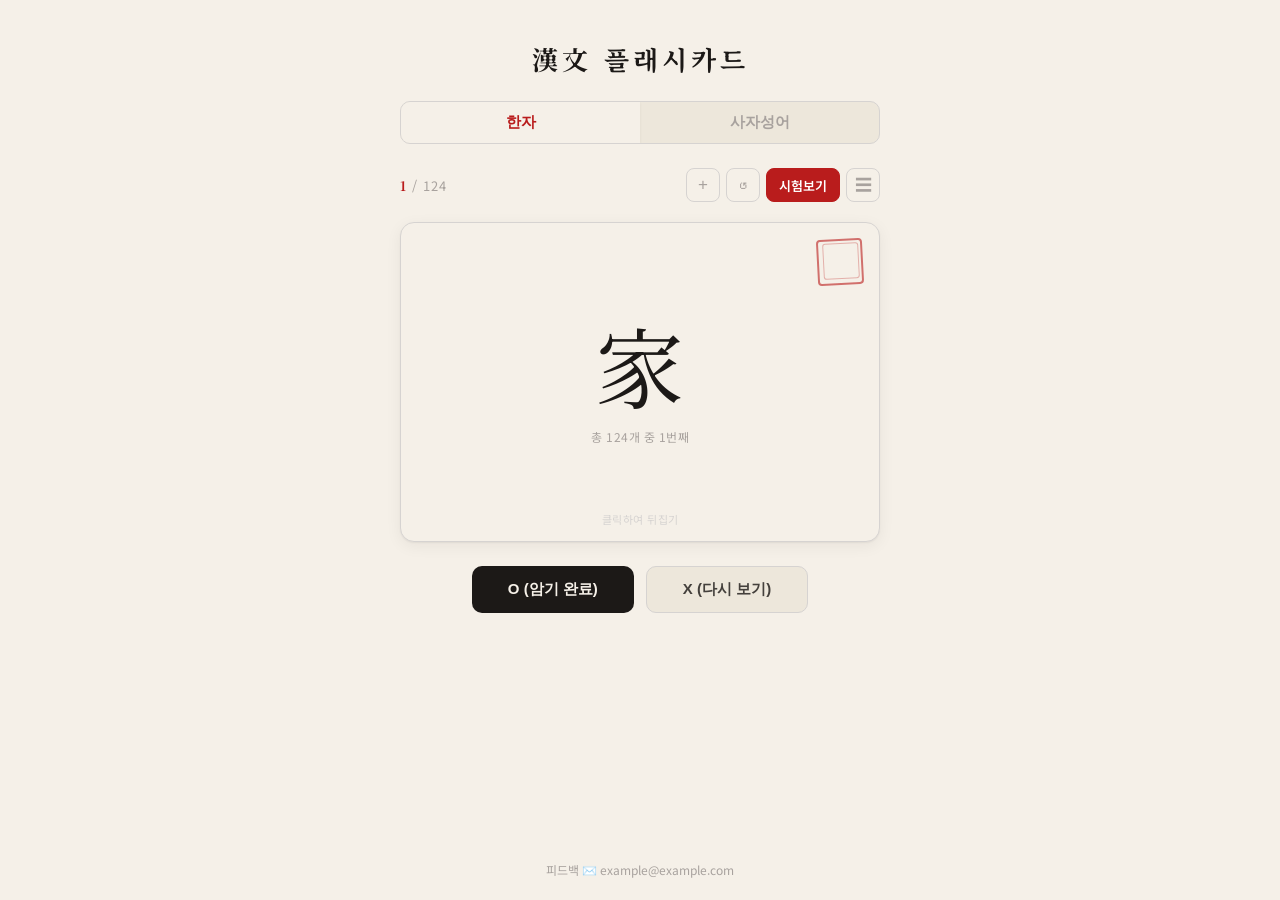
<file: index.html>
<!DOCTYPE html>
<html lang="ko">
<head>
  <meta charset="UTF-8">
  <meta name="viewport" content="width=device-width, initial-scale=1.0">
  <title>한문 플래시카드</title>
  <link rel="stylesheet" href="style.css">
  <link href="https://fonts.googleapis.com/css2?family=Noto+Sans+KR:wght@400;600;700&family=Noto+Serif+KR:wght@400;700&display=swap" rel="stylesheet">
</head>
<body>

  <header>
    <h1>漢文 플래시카드</h1>
    <div class="tabs">
      <button class="tab-btn active" data-mode="hanja">한자</button>
      <button class="tab-btn" data-mode="saja">사자성어</button>
    </div>
  </header>

  <main>
    <div class="status-bar">
      <div class="card-count" id="cardCount"></div>
      <div class="btn-group">
        <button class="icon-btn" id="addBtn" title="카드 추가">+</button>
        <button class="icon-btn danger" id="resetBtn" title="초기화">↺</button>
        <a class="exam-btn" id="examBtn" href="quiz.html" title="시험보기">시험보기</a>
        <div class="menu-wrapper" id="menuWrapper">
          <button class="icon-btn" id="menuBtn" title="설정">☰</button>
          <div class="dropdown-menu" id="dropdownMenu">
            <div class="dropdown-header">설정</div>
            <button class="dropdown-item" id="shuffleToggle">
              <span class="dropdown-label">카드 순서</span>
              <span class="dropdown-value" id="shuffleLabel">순서대로</span>
            </button>
          </div>
        </div>
      </div>
    </div>

    <div class="card-area" id="cardArea">
      <div class="card-container" id="cardContainer">
        <div class="card-face card-front" id="cardFront">
          <div class="card-badge" id="cardBadge" style="display:none;">다시 본 카드</div>
          <div class="card-main-text" id="mainText"></div>
          <div class="card-sub" id="subText"></div>
          <div class="flip-hint">클릭하여 뒤집기</div>
        </div>
        <div class="card-face card-back" id="cardBack">
          <div class="card-reading" id="readingText"></div>
          <div class="card-meaning" id="meaningText"></div>
        </div>
      </div>
    </div>

    <div class="empty-state" id="emptyState" style="display:none;">
      <div class="empty-icon">📖</div>
      <p>카드가 없습니다</p>
      <div class="sub">+ 버튼으로 새 카드를 추가하세요</div>
    </div>

    <div class="quiz-controls" id="quizControls">
      <button class="quiz-btn o-btn" id="oBtn">O (암기 완료)</button>
      <button class="quiz-btn x-btn" id="xBtn">X (다시 보기)</button>
    </div>

  </main>

  <footer class="app-footer">
    <a class="foot-link" href="mailto:example@example.com">피드백 ✉️ example@example.com</a>
  </footer>

  <div class="modal-overlay" id="modalOverlay">
    <div class="modal">
      <h2 id="modalTitle">카드 추가</h2>
      <div id="modalFields"></div>
      <div class="modal-buttons">
        <button class="modal-btn cancel" id="modalCancel">취소</button>
        <button class="modal-btn confirm" id="modalConfirm">추가</button>
      </div>
    </div>
  </div>

  <div class="toast" id="toast"></div>

  <script src="data.js"></script>
  <script src="storage.js"></script>
  <script src="script.js"></script>
</body>
</html>
</file>
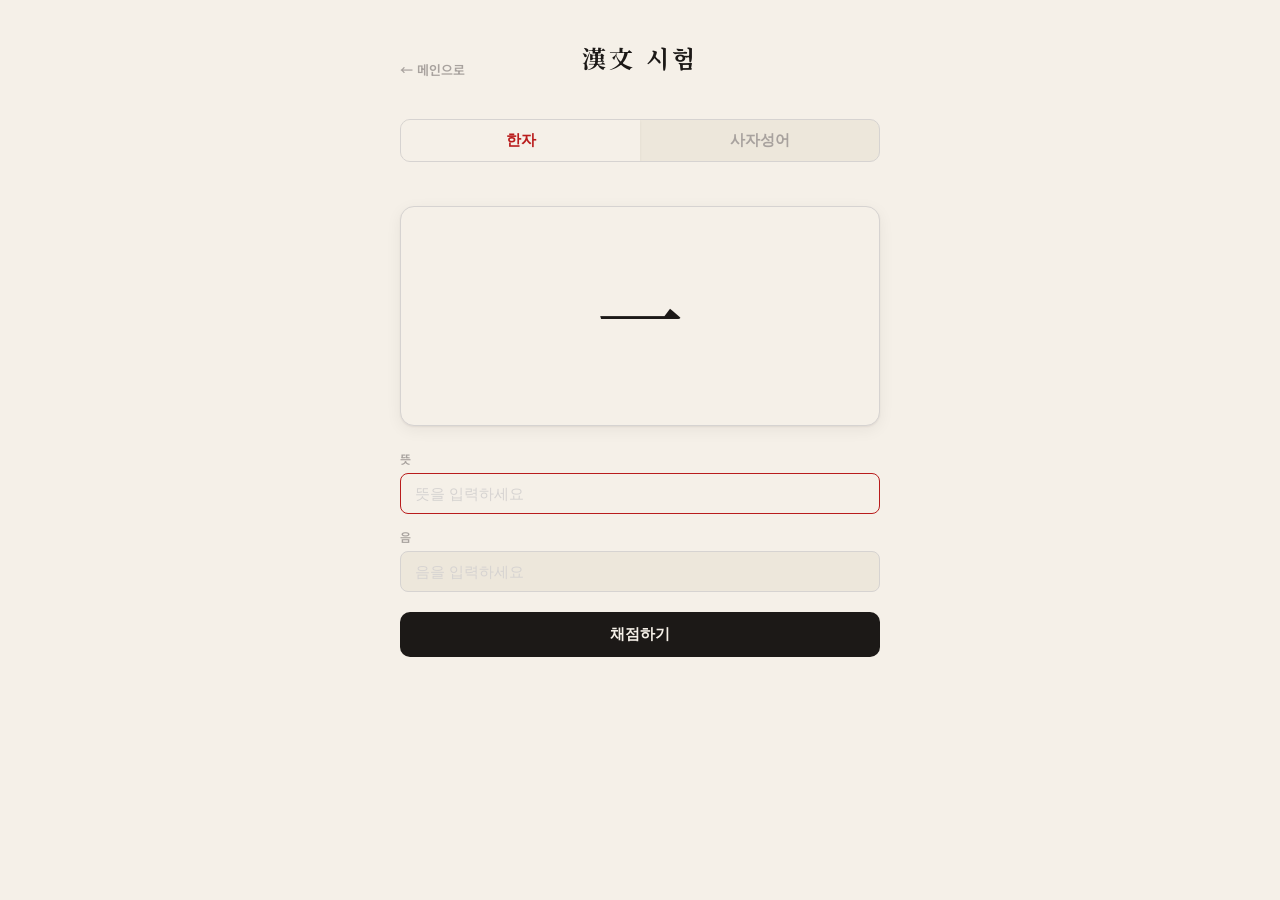
<file: quiz.html>
<!DOCTYPE html>
<html lang="ko">
<head>
  <meta charset="UTF-8">
  <meta name="viewport" content="width=device-width, initial-scale=1.0">
  <title>한문 시험 - 한문 플래시카드</title>
  <link rel="stylesheet" href="style.css">
  <link href="https://fonts.googleapis.com/css2?family=Noto+Sans+KR:wght@400;600;700&family=Noto+Serif+KR:wght@400;700&display=swap" rel="stylesheet">
</head>
<body> 

  <header>
    <div class="quiz-header-row">
      <a class="back-link" href="index.html" title="메인으로">← 메인으로</a>
      <h1 class="quiz-title">漢文 시험</h1>
    </div>
    <div class="tabs">
      <button class="tab-btn active" data-mode="hanja">한자</button>
      <button class="tab-btn" data-mode="saja">사자성어</button>
    </div>
  </header>

  <main>
    <div class="status-bar">
      <div class="card-count" id="scoreCount"></div>
    </div>

    <div class="quiz-area" id="quizArea">
      <div class="quiz-card" id="quizCard">
        <div class="quiz-question" id="quizQuestion"></div>
      </div>

      <form class="quiz-form" id="quizForm">
        <div class="form-group">
          <label>뜻</label>
          <input type="text" id="inputMeaningAnswer" placeholder="뜻을 입력하세요" autocomplete="off">
        </div>
        <div class="form-group">
          <label>음</label>
          <input type="text" id="inputReadingAnswer" placeholder="음을 입력하세요" autocomplete="off">
        </div>
        <button type="submit" class="quiz-submit-btn" id="submitBtn">채점하기</button>
      </form>

      <div class="quiz-result" id="quizResult" style="display:none;">
        <div class="result-badge" id="resultBadge"></div>
        <div class="result-answer" id="resultAnswer"></div>
        <button type="button" class="quiz-next-btn" id="nextBtn">다음 문제 →</button>
      </div>
    </div>

    <div class="empty-state" id="quizEmptyState" style="display:none;">
      <div class="empty-icon">📖</div>
      <p>등록된 단어가 없습니다</p>
      <div class="sub">메인 화면에서 단어를 추가해주세요</div>
    </div>
  </main>

  <div class="toast" id="toast"></div>

  <script src="data.js"></script>
  <script src="storage.js"></script>
  <script src="quiz.js"></script>
</body>
</html>
</file>
<file: style.css>
/* ========================================
   한문 플래시카드 — 수묵(水墨) 디자인 시스템
   ======================================== */

:root {
  --paper: #F5F0E8;
  --paper-deep: #EDE7DB;
  --ink: #1C1917;
  --ink-soft: #44403C;
  --ink-faint: #A8A29E;
  --cinnabar: #B91C1C;
  --cinnabar-light: #DC2626;
  --cinnabar-glow: rgba(185, 28, 28, 0.08);
  --mist: #D6D3D1;
  --mist-light: #E7E5E4;
  --shadow: rgba(28, 25, 23, 0.06);
  --shadow-md: rgba(28, 25, 23, 0.10);
}

* {
  margin: 0;
  padding: 0;
  box-sizing: border-box;
}

body {
  font-family: 'Noto Sans KR', 'Apple SD Gothic Neo', sans-serif;
  background: var(--paper);
  color: var(--ink);
  min-height: 100vh;
  display: flex;
  flex-direction: column;
  align-items: center;
  -webkit-font-smoothing: antialiased;
}

/* ── Header ── */

header {
  width: 100%;
  max-width: 520px;
  padding: 40px 20px 0;
  text-align: center;
}

header h1 {
  font-family: 'Noto Serif KR', serif;
  font-size: 26px;
  font-weight: 700;
  color: var(--ink);
  letter-spacing: 4px;
  margin-bottom: 24px;
}

.tabs {
  display: flex;
  border-radius: 10px;
  overflow: hidden;
  background: var(--paper-deep);
  border: 1px solid var(--mist);
}

.tab-btn {
  flex: 1;
  padding: 11px 0;
  background: transparent;
  color: var(--ink-faint);
  border: none;
  cursor: pointer;
  font-size: 15px;
  font-weight: 600;
  transition: all 0.25s ease;
  position: relative;
}

.tab-btn.active {
  color: var(--cinnabar);
  background: var(--paper);
  box-shadow: 0 1px 3px var(--shadow);
}

.tab-btn:hover:not(.active) {
  color: var(--ink-soft);
}

/* ── Main ── */

main {
  width: 100%;
  max-width: 520px;
  flex: 1;
  display: flex;
  flex-direction: column;
  align-items: center;
  padding: 24px 20px 40px;
}

/* ── Status Bar ── */

.status-bar {
  display: flex;
  justify-content: space-between;
  align-items: center;
  width: 100%;
  margin-bottom: 20px;
}

.card-count {
  font-size: 13px;
  color: var(--ink-faint);
  letter-spacing: 1px;
}

.card-count span {
  color: var(--cinnabar);
  font-weight: 700;
  font-family: 'Noto Serif KR', serif;
}

.btn-group {
  display: flex;
  gap: 6px;
}

.icon-btn {
  width: 34px;
  height: 34px;
  border-radius: 8px;
  border: 1px solid var(--mist);
  background: var(--paper);
  color: var(--ink-faint);
  font-size: 17px;
  cursor: pointer;
  display: flex;
  align-items: center;
  justify-content: center;
  transition: all 0.2s ease;
}

.icon-btn:hover {
  border-color: var(--cinnabar);
  color: var(--cinnabar);
  background: var(--cinnabar-glow);
}

.icon-btn.danger:hover {
  border-color: var(--cinnabar-light);
  color: var(--cinnabar-light);
  background: rgba(220, 38, 38, 0.06);
}

.exam-btn {
  display: flex;
  align-items: center;
  justify-content: center;
  height: 34px;
  padding: 0 12px;
  border-radius: 8px;
  border: 1px solid var(--cinnabar);
  background: var(--cinnabar);
  color: #fff;
  font-size: 13px;
  font-weight: 600;
  white-space: nowrap;
  text-decoration: none;
  cursor: pointer;
  transition: all 0.2s ease;
}

.exam-btn:hover {
  background: var(--cinnabar-light);
  border-color: var(--cinnabar-light);
  transform: translateY(-1px);
  box-shadow: 0 4px 12px var(--shadow-md);
}

/* ── Dropdown Menu ── */

.menu-wrapper {
  position: relative;
}

.dropdown-menu {
  position: absolute;
  top: calc(100% + 6px);
  right: 0;
  min-width: 200px;
  background: var(--paper);
  border: 1px solid var(--mist);
  border-radius: 10px;
  box-shadow: 0 4px 20px var(--shadow-md);
  z-index: 50;
  opacity: 0;
  visibility: hidden;
  transform: translateY(-6px);
  transition: all 0.2s ease;
  overflow: hidden;
}

.dropdown-menu.open {
  opacity: 1;
  visibility: visible;
  transform: translateY(0);
}

.dropdown-header {
  padding: 12px 16px 8px;
  font-size: 11px;
  font-weight: 600;
  color: var(--ink-faint);
  letter-spacing: 1px;
  text-transform: uppercase;
}

.dropdown-item {
  display: flex;
  justify-content: space-between;
  align-items: center;
  width: 100%;
  padding: 12px 16px;
  background: transparent;
  border: none;
  cursor: pointer;
  font-size: 14px;
  color: var(--ink-soft);
  transition: background 0.15s ease;
  font-family: 'Noto Sans KR', sans-serif;
  text-align: left;
}

.dropdown-item:hover {
  background: var(--paper-deep);
}

.dropdown-label {
  font-weight: 500;
}

.dropdown-value {
  font-size: 13px;
  color: var(--cinnabar);
  font-weight: 600;
}

/* ── Card ── */

.card-area {
  width: 100%;
  perspective: 1200px;
  margin-bottom: 24px;
  cursor: pointer;
}

.card-container {
  width: 100%;
  height: 320px;
  position: relative;
  transform-style: preserve-3d;
  transition: transform 0.5s cubic-bezier(0.4, 0, 0.2, 1);
}

.card-container.flipped {
  transform: rotateY(180deg);
}

.card-face {
  position: absolute;
  inset: 0;
  border-radius: 14px;
  backface-visibility: hidden;
  display: flex;
  flex-direction: column;
  align-items: center;
  justify-content: center;
  padding: 28px;
}

/* ── Card Front — 수묵 한지 느낌 ── */

.card-front {
  background: var(--paper);
  border: 1px solid var(--mist);
  box-shadow:
    0 1px 2px var(--shadow),
    0 4px 16px var(--shadow);
  overflow: hidden;
}

.card-front::before {
  content: '';
  position: absolute;
  top: 16px;
  right: 16px;
  width: 42px;
  height: 42px;
  border: 2px solid var(--cinnabar);
  border-radius: 4px;
  opacity: 0.6;
  transform: rotate(-3deg);
  pointer-events: none;
}

.card-front::after {
  content: '';
  position: absolute;
  top: 20px;
  right: 20px;
  width: 34px;
  height: 34px;
  border: 1.5px solid var(--cinnabar);
  border-radius: 3px;
  opacity: 0.3;
  transform: rotate(-3deg);
  pointer-events: none;
}

.card-front .card-main-text {
  font-family: 'Noto Serif KR', serif;
  font-size: 88px;
  font-weight: 400;
  color: var(--ink);
  line-height: 1;
  margin-bottom: 4px;
  transition: transform 0.3s ease;
}

.card-front .card-badge {
  position: absolute;
  top: 14px;
  left: 50%;
  transform: translateX(-50%);
  background: var(--cinnabar);
  color: #fff;
  font-size: 13px;
  font-weight: 600;
  letter-spacing: 1px;
  padding: 4px 14px;
  border-radius: 999px;
  box-shadow: 0 2px 8px var(--shadow);
  z-index: 2;
}

.card-area:hover .card-main-text {
  transform: scale(1.02);
}

.card-front .card-sub {
  font-size: 12px;
  color: var(--ink-faint);
  margin-top: 16px;
  letter-spacing: 0.5px;
}

.card-front .flip-hint {
  position: absolute;
  bottom: 14px;
  font-size: 11px;
  color: var(--mist);
  letter-spacing: 0.5px;
}

/* ── Card Back — 주사빛 ── */

.card-back {
  background: var(--cinnabar);
  border: 1px solid var(--cinnabar);
  transform: rotateY(180deg);
  text-align: center;
}

.card-back .card-reading {
  font-family: 'Noto Serif KR', serif;
  font-size: 34px;
  font-weight: 700;
  color: #fff;
  margin-bottom: 12px;
  letter-spacing: 2px;
}

.card-back .card-meaning {
  font-size: 17px;
  color: rgba(255, 255, 255, 0.88);
  line-height: 1.6;
  max-width: 280px;
}

/* ── Quiz Controls ── */

.quiz-controls {
  display: flex;
  gap: 12px;
  margin-bottom: 20px;
}

.quiz-btn {
  padding: 13px 36px;
  border-radius: 10px;
  border: none;
  font-size: 15px;
  font-weight: 600;
  cursor: pointer;
  transition: all 0.2s ease;
}

.quiz-btn.o-btn {
  background: var(--ink);
  color: var(--paper);
}

.quiz-btn.o-btn:hover {
  background: var(--ink-soft);
  transform: translateY(-1px);
  box-shadow: 0 4px 12px var(--shadow-md);
}

.quiz-btn.x-btn {
  background: var(--paper-deep);
  color: var(--ink-soft);
  border: 1px solid var(--mist);
}

.quiz-btn.x-btn:hover {
  background: var(--mist-light);
  transform: translateY(-1px);
}

/* ── Empty State ── */

.empty-state {
  text-align: center;
  padding: 60px 20px;
  color: var(--ink-faint);
}

.empty-state .empty-icon {
  font-size: 44px;
  margin-bottom: 16px;
  opacity: 0.5;
}

.empty-state p {
  font-family: 'Noto Serif KR', serif;
  font-size: 17px;
  margin-bottom: 6px;
  color: var(--ink-soft);
}

.empty-state .sub {
  font-size: 13px;
  color: var(--ink-faint);
}

/* ── Modal ── */

.modal-overlay {
  position: fixed;
  inset: 0;
  background: rgba(28, 25, 23, 0.4);
  backdrop-filter: blur(4px);
  -webkit-backdrop-filter: blur(4px);
  display: flex;
  align-items: center;
  justify-content: center;
  z-index: 100;
  opacity: 0;
  visibility: hidden;
  transition: all 0.25s ease;
}

.modal-overlay.show {
  opacity: 1;
  visibility: visible;
}

.modal {
  background: var(--paper);
  border-radius: 14px;
  border: 1px solid var(--mist);
  box-shadow: 0 8px 32px rgba(28, 25, 23, 0.12);
  padding: 28px;
  width: 90%;
  max-width: 380px;
  transform: translateY(12px);
  transition: transform 0.25s ease;
}

.modal-overlay.show .modal {
  transform: translateY(0);
}

.modal h2 {
  font-family: 'Noto Serif KR', serif;
  font-size: 18px;
  margin-bottom: 20px;
  color: var(--cinnabar);
  letter-spacing: 1px;
}

.form-group {
  margin-bottom: 14px;
}

.form-group label {
  display: block;
  font-size: 12px;
  font-weight: 600;
  color: var(--ink-faint);
  margin-bottom: 6px;
  letter-spacing: 0.5px;
  text-transform: uppercase;
}

.form-group input {
  width: 100%;
  padding: 11px 14px;
  border-radius: 8px;
  border: 1px solid var(--mist);
  background: var(--paper-deep);
  color: var(--ink);
  font-size: 15px;
  outline: none;
  transition: border-color 0.2s ease;
}

.form-group input::placeholder {
  color: var(--mist);
}

.form-group input:focus {
  border-color: var(--cinnabar);
  background: var(--paper);
}

.modal-buttons {
  display: flex;
  gap: 8px;
  margin-top: 22px;
}

.modal-btn {
  flex: 1;
  padding: 11px;
  border-radius: 8px;
  border: none;
  font-size: 14px;
  font-weight: 600;
  cursor: pointer;
  transition: all 0.2s ease;
}

.modal-btn.confirm {
  background: var(--cinnabar);
  color: #fff;
}

.modal-btn.confirm:hover {
  background: var(--cinnabar-light);
}

.modal-btn.cancel {
  background: var(--paper-deep);
  color: var(--ink-faint);
  border: 1px solid var(--mist);
}

.modal-btn.cancel:hover {
  background: var(--mist-light);
  color: var(--ink-soft);
}

/* ── Quiz Page ── */

.quiz-header-row {
  display: flex;
  align-items: center;
  justify-content: center;
  position: relative;
  margin-bottom: 20px;
}

.back-link {
  position: absolute;
  left: 0;
  font-size: 13px;
  color: var(--ink-faint);
  text-decoration: none;
  font-weight: 600;
  transition: color 0.2s ease;
}

.back-link:hover {
  color: var(--cinnabar);
}

.quiz-title {
  font-family: 'Noto Serif KR', serif;
  font-size: 24px;
  font-weight: 700;
  color: var(--ink);
  letter-spacing: 3px;
}

.quiz-area {
  width: 100%;
}

.quiz-card {
  width: 100%;
  min-height: 220px;
  border-radius: 14px;
  background: var(--paper);
  border: 1px solid var(--mist);
  box-shadow: 0 1px 2px var(--shadow), 0 4px 16px var(--shadow);
  display: flex;
  align-items: center;
  justify-content: center;
  margin-bottom: 24px;
  padding: 20px;
}

.quiz-question {
  font-family: 'Noto Serif KR', serif;
  font-size: 88px;
  font-weight: 400;
  color: var(--ink);
  line-height: 1;
  text-align: center;
}

.quiz-form {
  display: flex;
  flex-direction: column;
  gap: 14px;
}

.quiz-form .form-group {
  margin-bottom: 0;
}

.quiz-submit-btn {
  width: 100%;
  padding: 13px;
  margin-top: 6px;
  border-radius: 10px;
  border: none;
  background: var(--ink);
  color: var(--paper);
  font-size: 15px;
  font-weight: 600;
  cursor: pointer;
  transition: all 0.2s ease;
}

.quiz-submit-btn:hover {
  background: var(--ink-soft);
  transform: translateY(-1px);
  box-shadow: 0 4px 12px var(--shadow-md);
}

.quiz-result {
  display: flex;
  flex-direction: column;
  align-items: center;
  gap: 10px;
  padding: 24px 20px;
  border-radius: 14px;
  border: 1px solid var(--mist);
  background: var(--paper-deep);
  text-align: center;
}

.result-badge {
  font-family: 'Noto Serif KR', serif;
  font-size: 22px;
  font-weight: 700;
}

.result-badge.correct {
  color: #15803d;
}

.result-badge.wrong {
  color: var(--cinnabar);
}

.result-answer {
  font-size: 14px;
  color: var(--ink-soft);
  line-height: 1.6;
}

.quiz-next-btn {
  margin-top: 8px;
  padding: 12px 32px;
  border-radius: 10px;
  border: none;
  background: var(--cinnabar);
  color: #fff;
  font-size: 15px;
  font-weight: 600;
  cursor: pointer;
  transition: all 0.2s ease;
}

.quiz-next-btn:hover {
  background: var(--cinnabar-light);
  transform: translateY(-1px);
  box-shadow: 0 4px 12px var(--shadow-md);
}

/* ── Footer ── */

.app-footer {
  display: flex;
  gap: 18px;
  align-items: center;
  padding: 14px 20px 22px;
  font-size: 12px;
}

.foot-link {
  color: var(--ink-faint);
  text-decoration: none;
  transition: color 0.2s ease;
}

.foot-link:hover {
  color: var(--cinnabar);
}

/* ── Toast ── */

.toast {
  position: fixed;
  bottom: 32px;
  left: 50%;
  transform: translateX(-50%) translateY(80px);
  background: var(--ink);
  color: var(--paper);
  padding: 11px 22px;
  border-radius: 8px;
  font-size: 13px;
  font-weight: 600;
  z-index: 200;
  transition: transform 0.3s cubic-bezier(0.4, 0, 0.2, 1);
  pointer-events: none;
  letter-spacing: 0.3px;
}

.toast.show {
  transform: translateX(-50%) translateY(0);
}

/* ── Focus Visible ── */

:focus-visible {
  outline: 2px solid var(--cinnabar);
  outline-offset: 2px;
}

/* ── Reduced Motion ── */

@media (prefers-reduced-motion: reduce) {
  .card-container {
    transition: none;
  }

  .modal-overlay,
  .modal,
  .toast {
    transition: none;
  }
}

/* ── Mobile ── */

@media (max-width: 480px) {
  header {
    padding-top: 28px;
  }

  header h1 {
    font-size: 22px;
    letter-spacing: 3px;
  }

  .tab-btn {
    font-size: 14px;
    padding: 10px 0;
  }

  .card-container {
    height: 260px;
  }

  .card-front .card-main-text {
    font-size: 68px;
  }

  .card-front::before {
    width: 36px;
    height: 36px;
    top: 12px;
    right: 12px;
  }

  .card-front::after {
    width: 28px;
    height: 28px;
    top: 16px;
    right: 16px;
  }

  .card-back .card-reading {
    font-size: 28px;
  }

  .card-back .card-meaning {
    font-size: 15px;
  }

  .quiz-btn {
    padding: 12px 28px;
    font-size: 14px;
  }

  .exam-btn {
    padding: 0 9px;
    font-size: 12px;
  }

  .quiz-question {
    font-size: 68px;
  }

  .quiz-header-row {
    flex-direction: column;
    gap: 8px;
    align-items: center;
  }

  .back-link {
    align-self: flex-start;
  }
}
</file>
